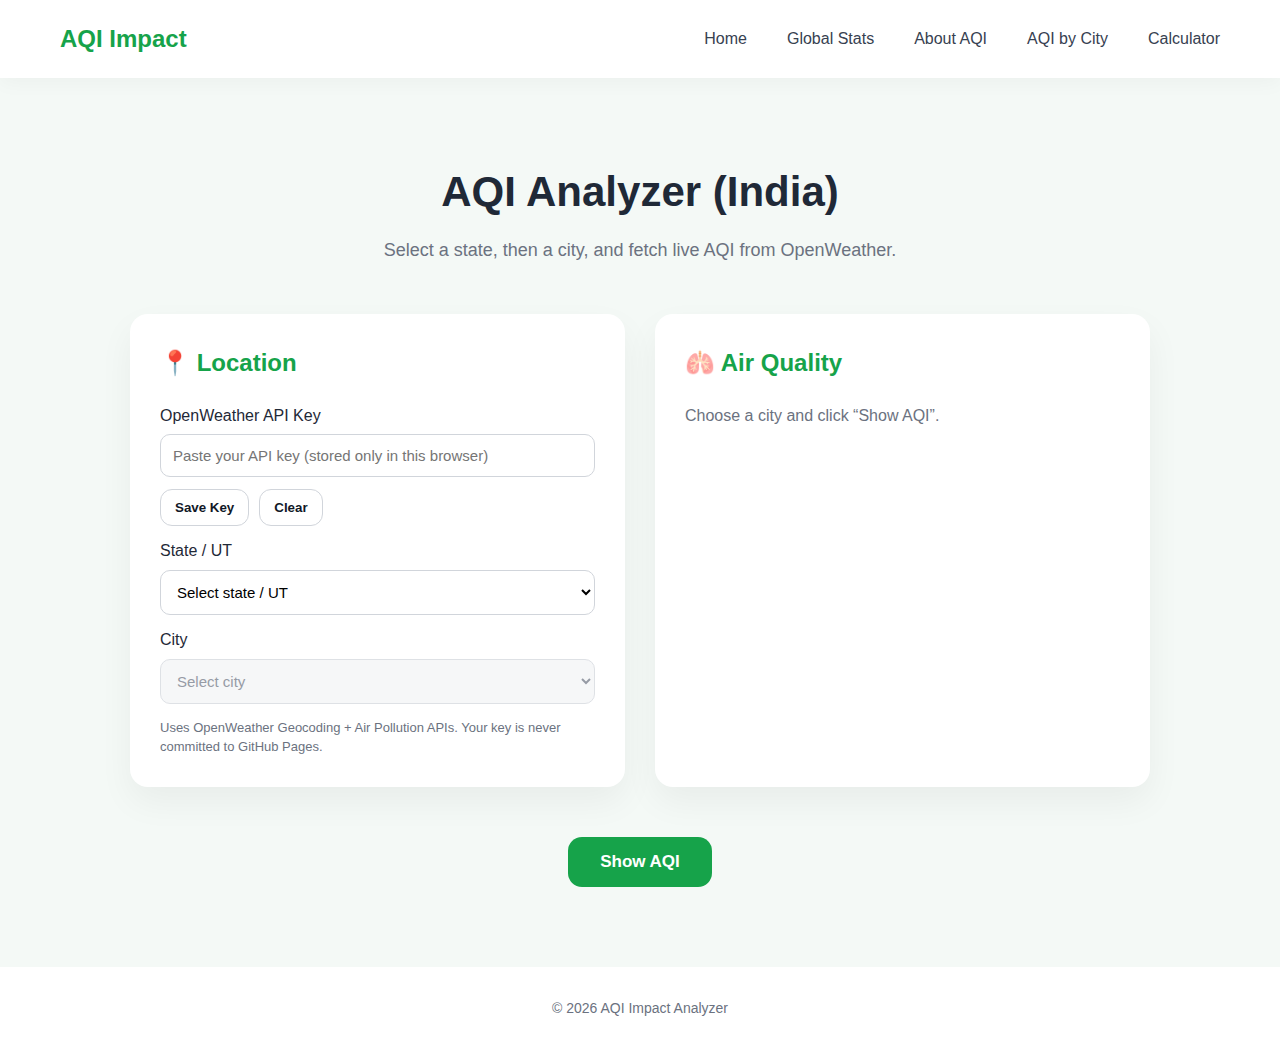
<file: analyzer.html>
<!DOCTYPE html>
<html lang="en">
<head>
    <meta charset="UTF-8">
    <title>AQI Analyzer (India)</title>
    <meta name="viewport" content="width=device-width, initial-scale=1.0">
    <link rel="stylesheet" href="style.css">
</head>

<body>

    <nav>
        <div class="logo">AQI Impact</div>
        <ul>
            <li><a href="index.html">Home</a></li>
            <li><a href="index.html#stats">Global Stats</a></li>
            <li><a href="index.html#about">About AQI</a></li>
            <li><a href="analyzer.html">AQI by City</a></li>
            <li><a href="calculator.html">Calculator</a></li>
        </ul>
    </nav>

    <section class="calculator">
        <div class="container">

            <div class="page-header">
                <h1>AQI Analyzer (India)</h1>
                <p>Select a state, then a city, and fetch live AQI from OpenWeather.</p>
            </div>

            <div class="form-grid">

                <div class="card">
                    <h2>📍 Location</h2>

                    <label for="apiKeyInput">OpenWeather API Key</label>
                    <input id="apiKeyInput" class="control" type="password" placeholder="Paste your API key (stored only in this browser)">
                    <div class="button-row">
                        <button id="saveKeyBtn" class="secondary-btn" type="button">Save Key</button>
                        <button id="clearKeyBtn" class="secondary-btn" type="button">Clear</button>
                    </div>

                    <label for="stateSelect">State / UT</label>
                    <select id="stateSelect" class="control"></select>

                    <label for="citySelect">City</label>
                    <select id="citySelect" class="control" disabled></select>

                    <div class="helper">
                        Uses OpenWeather Geocoding + Air Pollution APIs. Your key is never committed to GitHub Pages.
                    </div>
                </div>

                <div class="card">
                    <h2>🫁 Air Quality</h2>
                    <div id="aqiPlaceholder" class="muted">
                        Choose a city and click “Show AQI”.
                    </div>
                    <div id="aqiError" class="error" style="display:none;"></div>
                    <div id="aqiResult" style="display:none;">
                        <div class="aqi-row">
                            <div class="aqi-pill" id="aqiPill">AQI</div>
                            <div>
                                <div class="aqi-title" id="aqiTitle">—</div>
                                <div class="muted" id="aqiMeta">—</div>
                            </div>
                        </div>
                        <div class="divider"></div>
                        <div class="pollutants" id="pollutants"></div>
                    </div>
                </div>

            </div>

            <div class="button-wrapper">
                <button id="fetchAqiBtn" class="analyze-btn" type="button" disabled>
                    Show AQI
                </button>
            </div>

        </div>
    </section>

    <footer>
        <div class="container" style="margin: 0 auto; padding: 0 20px;">
            <p>© 2026 AQI Impact Analyzer</p>
        </div>
    </footer>

    <script src="aqi.js"></script>

</body>
</html>
</file>
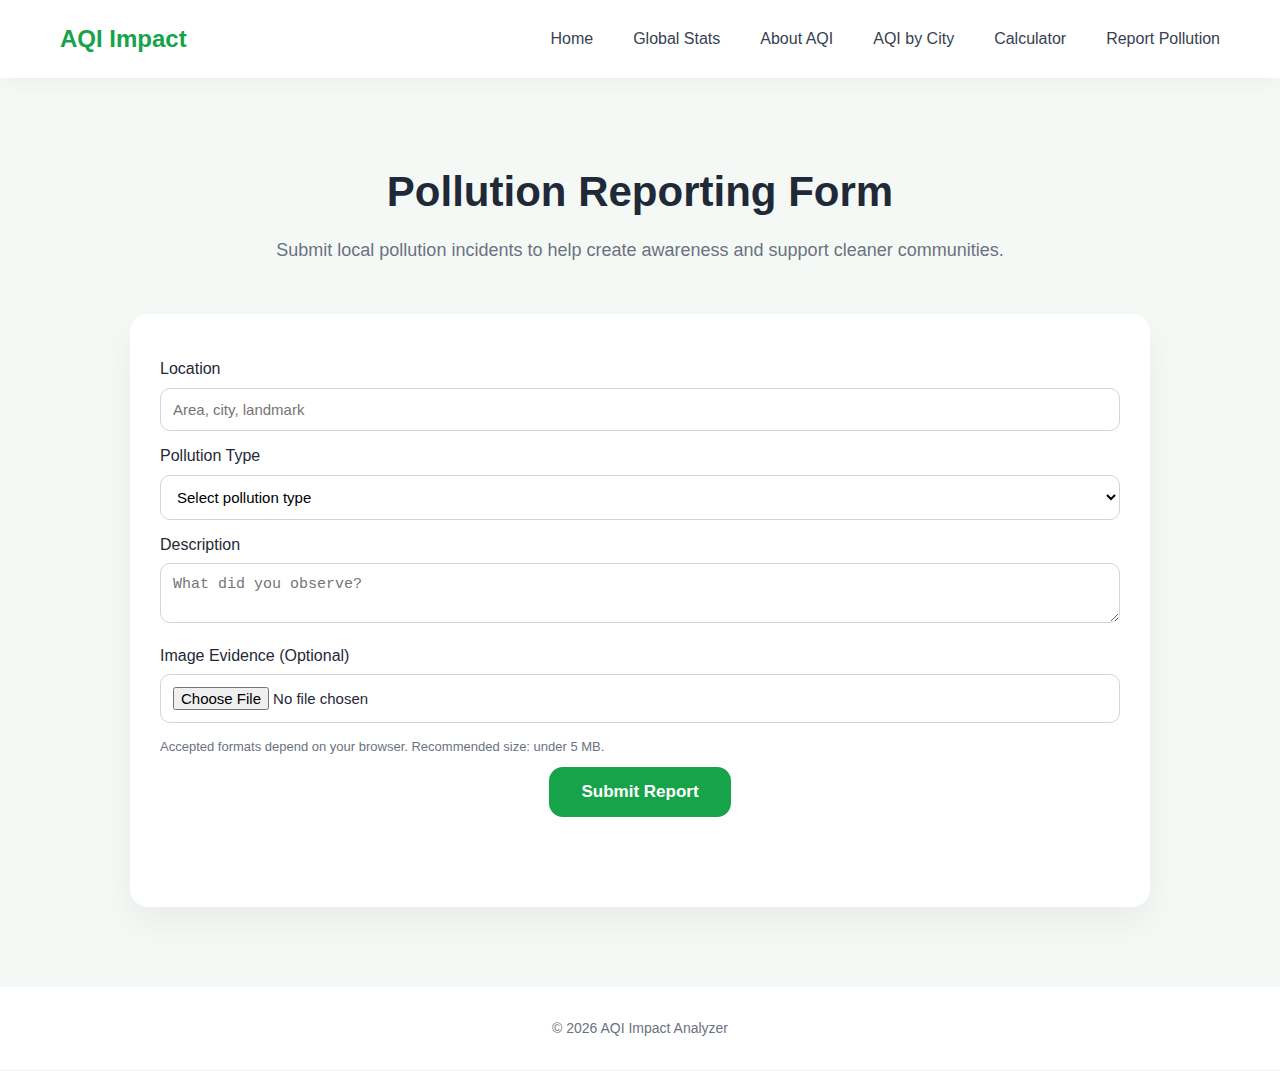
<file: pollution-report.html>
<!DOCTYPE html>
<html lang="en">
<head>
    <meta charset="UTF-8">
    <title>Pollution Report Form</title>
    <meta name="viewport" content="width=device-width, initial-scale=1.0">
    <link rel="stylesheet" href="style.css">
</head>
<body>

    <nav>
        <div class="logo">AQI Impact</div>
        <ul>
            <li><a href="index.html">Home</a></li>
            <li><a href="index.html#stats">Global Stats</a></li>
            <li><a href="index.html#about">About AQI</a></li>
            <li><a href="analyzer.html">AQI by City</a></li>
            <li><a href="calculator.html">Calculator</a></li>
            <li><a href="pollution-report.html">Report Pollution</a></li>
        </ul>
    </nav>

    <section class="calculator">
        <div class="container">
            <div class="page-header">
                <h1>Pollution Reporting Form</h1>
                <p>Submit local pollution incidents to help create awareness and support cleaner communities.</p>
            </div>

            <form id="pollutionReportForm" class="card report-form" novalidate>
                <label for="reportLocation">Location</label>
                <input id="reportLocation" class="control" type="text" placeholder="Area, city, landmark" required>

                <label for="pollutionType">Pollution Type</label>
                <select id="pollutionType" class="control" required>
                    <option value="">Select pollution type</option>
                    <option value="Air Pollution">Air Pollution</option>
                    <option value="Water Pollution">Water Pollution</option>
                    <option value="Noise Pollution">Noise Pollution</option>
                    <option value="Waste Dumping">Waste Dumping</option>
                    <option value="Industrial Emissions">Industrial Emissions</option>
                    <option value="Other">Other</option>
                </select>

                <label for="reportDescription">Description</label>
                <textarea id="reportDescription" class="control report-textarea" placeholder="What did you observe?" required></textarea>

                <label for="reportImage">Image Evidence (Optional)</label>
                <input id="reportImage" class="control file-control" type="file" accept="image/*">
                <p class="helper">Accepted formats depend on your browser. Recommended size: under 5 MB.</p>

                <img id="imagePreview" class="report-image-preview" alt="Selected evidence preview" style="display:none;">
                <div id="reportError" class="error" style="display:none;"></div>
                <div id="reportSuccess" class="report-success" style="display:none;"></div>

                <div class="button-wrapper report-submit">
                    <button type="submit" class="analyze-btn">Submit Report</button>
                </div>
            </form>
        </div>
    </section>

    <footer>
        <div class="container" style="margin: 0 auto; padding: 0 20px;">
            <p>© 2026 AQI Impact Analyzer</p>
        </div>
    </footer>

    <script src="pollution-report.js"></script>
</body>
</html>
</file>
<file: style.css>
/* ===================================================
   GLOBAL RESET
=================================================== */
* {
    margin: 0;
    padding: 0;
    box-sizing: border-box;
}

body {
    font-family: 'Segoe UI', sans-serif;
    background: #f4f9f6;
    color: #1f2937;
    line-height: 1.6;
}

/* ===================================================
   NAVBAR
=================================================== */
nav {
    background: white;
    padding: 20px 60px;
    display: flex;
    justify-content: space-between;
    align-items: center;
    box-shadow: 0 4px 20px rgba(0,0,0,0.04);
}

.logo {
    font-size: 24px;
    font-weight: 700;
    color: #16a34a;
}

nav ul {
    display: flex;
    list-style: none;
    gap: 40px;
}

nav a {
    text-decoration: none;
    color: #374151;
    font-weight: 500;
    transition: 0.3s;
}

nav a:hover {
    color: #16a34a;
}

/* ===================================================
   SHARED CONTAINER
=================================================== */
.container {
    max-width: 1100px;
    margin: 80px auto;
    padding: 0 20px;
}

/* ===================================================
   HERO SECTION (INDEX PAGE)
=================================================== */
.hero {
    text-align: center;
    padding: 120px 20px 100px;
}

.hero h1 {
    font-size: 48px;
    margin-bottom: 20px;
}

.hero p {
    font-size: 18px;
    color: #6b7280;
    margin-bottom: 30px;
}

.primary-btn {
    display: inline-block;
    padding: 14px 30px;
    background: #16a34a;
    color: white;
    border-radius: 14px;
    text-decoration: none;
    font-weight: 600;
    transition: 0.3s;
}

.primary-btn:hover {
    background: #15803d;
    transform: translateY(-3px);
}

/* ===================================================
   INFO SECTION
=================================================== */
.info-section {
    padding: 80px 20px;
    text-align: center;
}

.info-section h2 {
    font-size: 36px;
    margin-bottom: 20px;
}

.info-section p {
    max-width: 800px;
    margin: auto;
    color: #6b7280;
}

/* ===================================================
   STATS SECTION
=================================================== */
.stats-section {
    padding: 100px 20px;
    background: white;
}

.stats-section h2 {
    text-align: center;
    font-size: 36px;
    margin-bottom: 60px;
}

.stats-grid {
    display: grid;
    grid-template-columns: repeat(auto-fit, minmax(240px, 1fr));
    gap: 30px;
}

.stat-card {
    background: #f9fafb;
    padding: 35px;
    border-radius: 18px;
    text-align: center;
    transition: 0.3s;
}

.stat-card:hover {
    transform: translateY(-8px);
}

.stat-card h3 {
    font-size: 32px;
    color: #16a34a;
    margin-bottom: 10px;
}

.stat-card p {
    color: #6b7280;
}

/* ===================================================
   CHART SECTION
=================================================== */
.comparison-section {
    padding: 100px 20px;
    text-align: center;
}

.chart-subtitle {
    color: #6b7280;
    margin-bottom: 40px;
}

.chart-card {
    background: white;
    padding: 40px;
    border-radius: 20px;
    box-shadow: 0 20px 40px rgba(0,0,0,0.05);
    max-width: 900px;
    margin: auto;
}

/* ===================================================
   CALCULATOR PAGE
=================================================== */
.calculator {
    max-width: 1100px;
    margin: 80px auto;
    padding: 0 20px;
}

.calculator h1 {
    text-align: center;
    font-size: 42px;
    margin-bottom: 10px;
}

.assistant-subtitle {
    text-align: center;
    color: #6b7280;
    margin-bottom: 60px;
}

/* Form grid */
.form-grid {
    display: grid;
    grid-template-columns: repeat(auto-fit, minmax(320px, 1fr));
    gap: 30px;
    margin-bottom: 50px;
}

/* Cards */
.card {
    background: white;
    padding: 30px;
    border-radius: 18px;
    box-shadow: 0 15px 35px rgba(0,0,0,0.05);
}

.card h2 {
    margin-bottom: 20px;
    color: #16a34a;
}

.card label {
    display: block;
    margin: 12px 0 6px;
    font-weight: 500;
}

.card input {
    width: 100%;
    padding: 12px;
    border-radius: 10px;
    border: 1px solid #d1d5db;
    font-size: 15px;
}

/* Shared form controls (selects, etc.) */
.control {
    width: 100%;
    padding: 12px;
    border-radius: 10px;
    border: 1px solid #d1d5db;
    font-size: 15px;
    background: white;
}

.control:disabled {
    background: #f3f4f6;
    color: #6b7280;
}

.button-row {
    display: flex;
    gap: 10px;
    margin-top: 12px;
}

.secondary-btn {
    appearance: none;
    border: 1px solid #d1d5db;
    background: white;
    color: #111827;
    padding: 10px 14px;
    border-radius: 12px;
    font-weight: 700;
    cursor: pointer;
    transition: 0.2s;
}

.secondary-btn:hover {
    background: #f9fafb;
}

.page-header {
    text-align: center;
    margin-bottom: 50px;
}

.page-header h1 {
    font-size: 42px;
    margin-bottom: 10px;
}

.page-header p {
    font-size: 18px;
    color: #6b7280;
}

.button-wrapper {
    text-align: center;
    margin-top: 10px;
}

.helper {
    margin-top: 14px;
    font-size: 13px;
    color: #6b7280;
    line-height: 1.5;
}

.muted {
    color: #6b7280;
}

.error {
    margin-top: 12px;
    padding: 12px 14px;
    border-radius: 12px;
    background: #fef2f2;
    color: #991b1b;
    border: 1px solid #fecaca;
}

.aqi-row {
    display: flex;
    gap: 16px;
    align-items: center;
}

.aqi-pill {
    min-width: 92px;
    text-align: center;
    padding: 10px 12px;
    border-radius: 999px;
    font-weight: 700;
    border: 1px solid rgba(0,0,0,0.08);
    background: #f3f4f6;
}

.aqi-title {
    font-size: 18px;
    font-weight: 700;
    color: #111827;
}

.divider {
    height: 1px;
    background: #e5e7eb;
    margin: 18px 0;
}

.pollutants {
    display: grid;
    grid-template-columns: repeat(2, minmax(0, 1fr));
    gap: 14px;
}

.pollutant {
    background: #f9fafb;
    border: 1px solid #e5e7eb;
    border-radius: 14px;
    padding: 12px 14px;
}

.pollutant-label {
    font-size: 12px;
    color: #6b7280;
    margin-bottom: 6px;
    font-weight: 600;
}

.pollutant-value {
    font-size: 18px;
    font-weight: 700;
    color: #111827;
}

.pollutant-value .unit {
    font-size: 12px;
    font-weight: 600;
    color: #6b7280;
    margin-left: 4px;
}

/* AQI colors */
.aqi-good { background: #dcfce7; color: #14532d; }
.aqi-fair { background: #ecfccb; color: #365314; }
.aqi-moderate { background: #ffedd5; color: #7c2d12; }
.aqi-poor { background: #fee2e2; color: #7f1d1d; }
.aqi-very-poor { background: #ffe4e6; color: #881337; }
.aqi-unknown { background: #e5e7eb; color: #111827; }

/* Button */
.analyze-btn {
    display: block;
    margin: 0 auto 60px;
    background: #16a34a;
    color: white;
    padding: 15px 32px;
    border: none;
    border-radius: 14px;
    font-size: 17px;
    font-weight: 600;
    cursor: pointer;
    transition: 0.3s;
}

.analyze-btn:hover {
    background: #15803d;
    transform: translateY(-3px);
}

/* ===================================================
   RESULTS SECTION
=================================================== */
.results {
    display: grid;
    grid-template-columns: 1fr 1fr;
    gap: 40px;
    margin-bottom: 80px;
}

.result-card {
    background: white;
    padding: 35px;
    border-radius: 20px;
    box-shadow: 0 20px 40px rgba(0,0,0,0.05);
}

.chart-container {
    width: 100%;
    height: 300px;
}

.ai-output h2 {
    margin-bottom: 15px;
    color: #16a34a;
}

.ai-output p {
    color: #374151;
    line-height: 1.8;
}

/* ===================================================
   FOOTER
=================================================== */
footer {
    background: white;
    padding: 30px;
    text-align: center;
    color: #6b7280;
    font-size: 14px;
}

/* ===================================================
   RESPONSIVE
=================================================== */
@media (max-width: 900px) {
    .results {
        grid-template-columns: 1fr;
    }

    nav {
        padding: 20px;
    }

    .pollutants {
        grid-template-columns: 1fr;
    }
}
</file>
